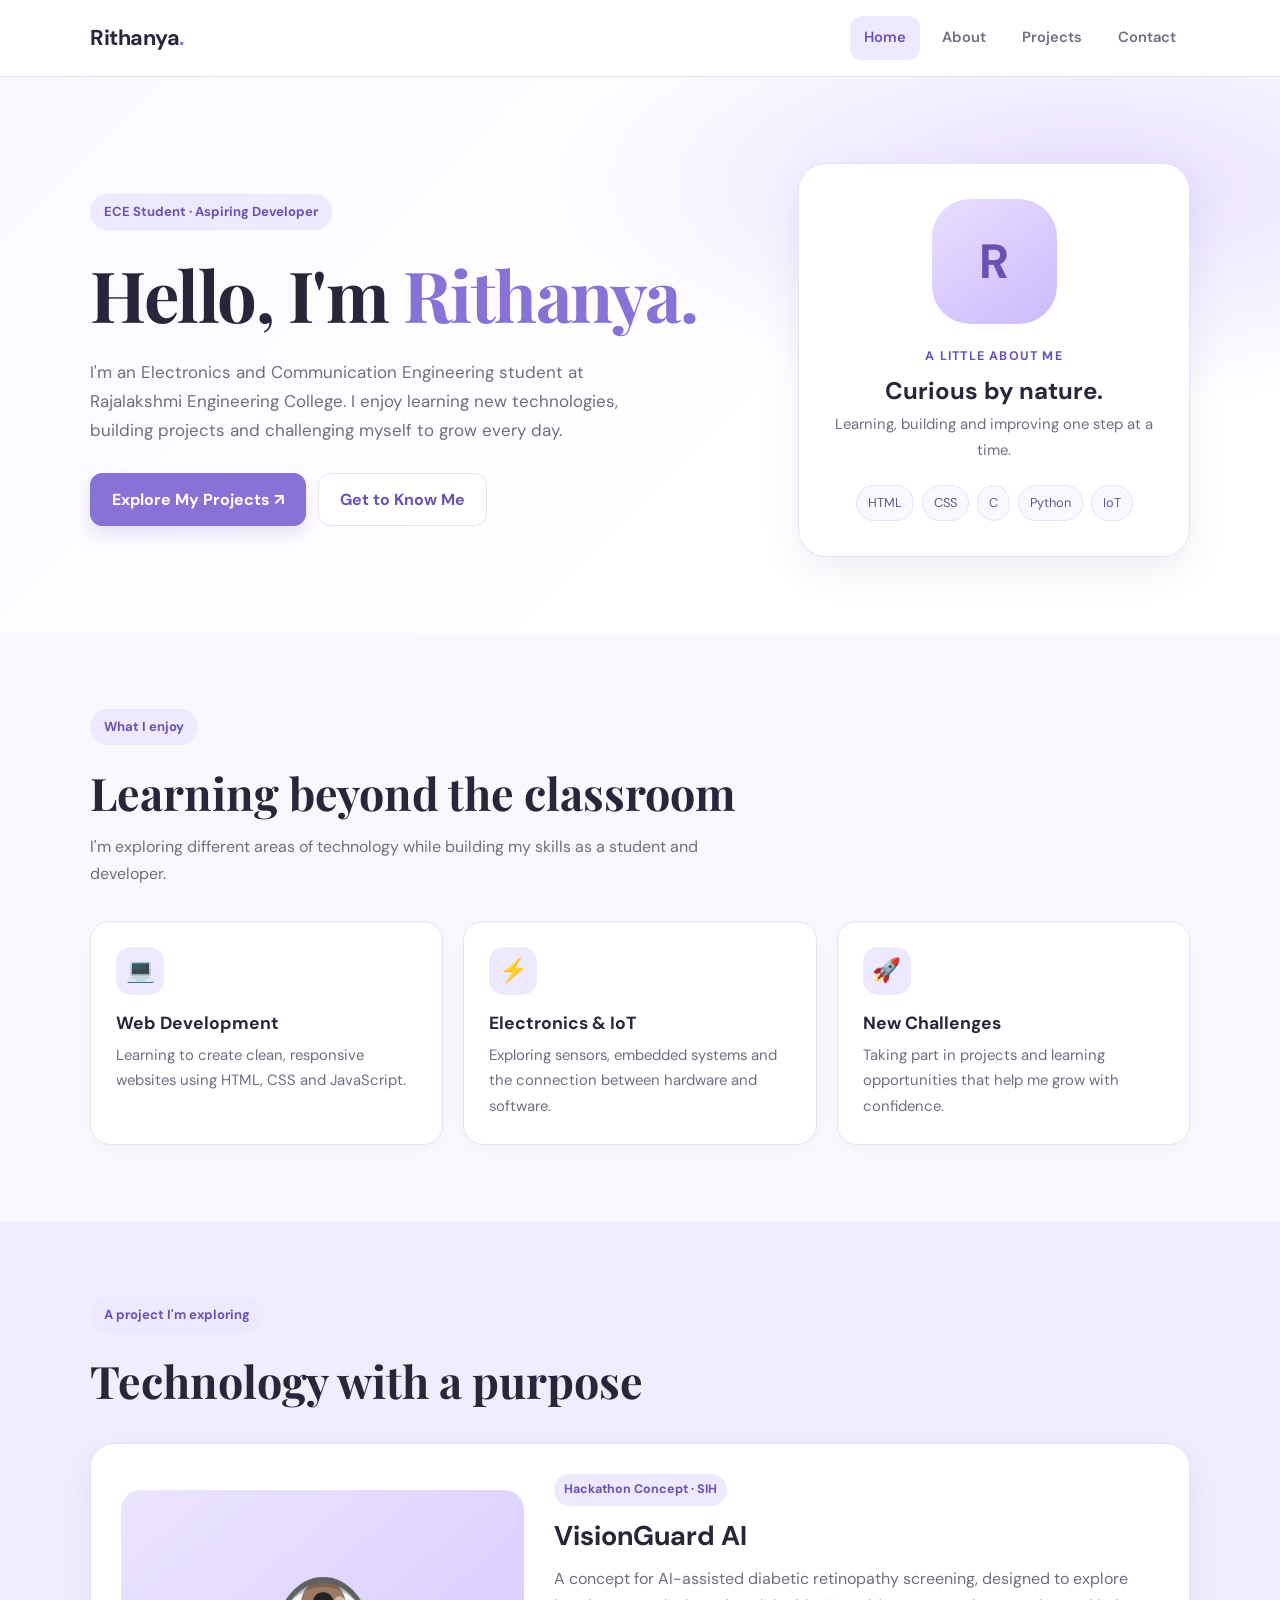
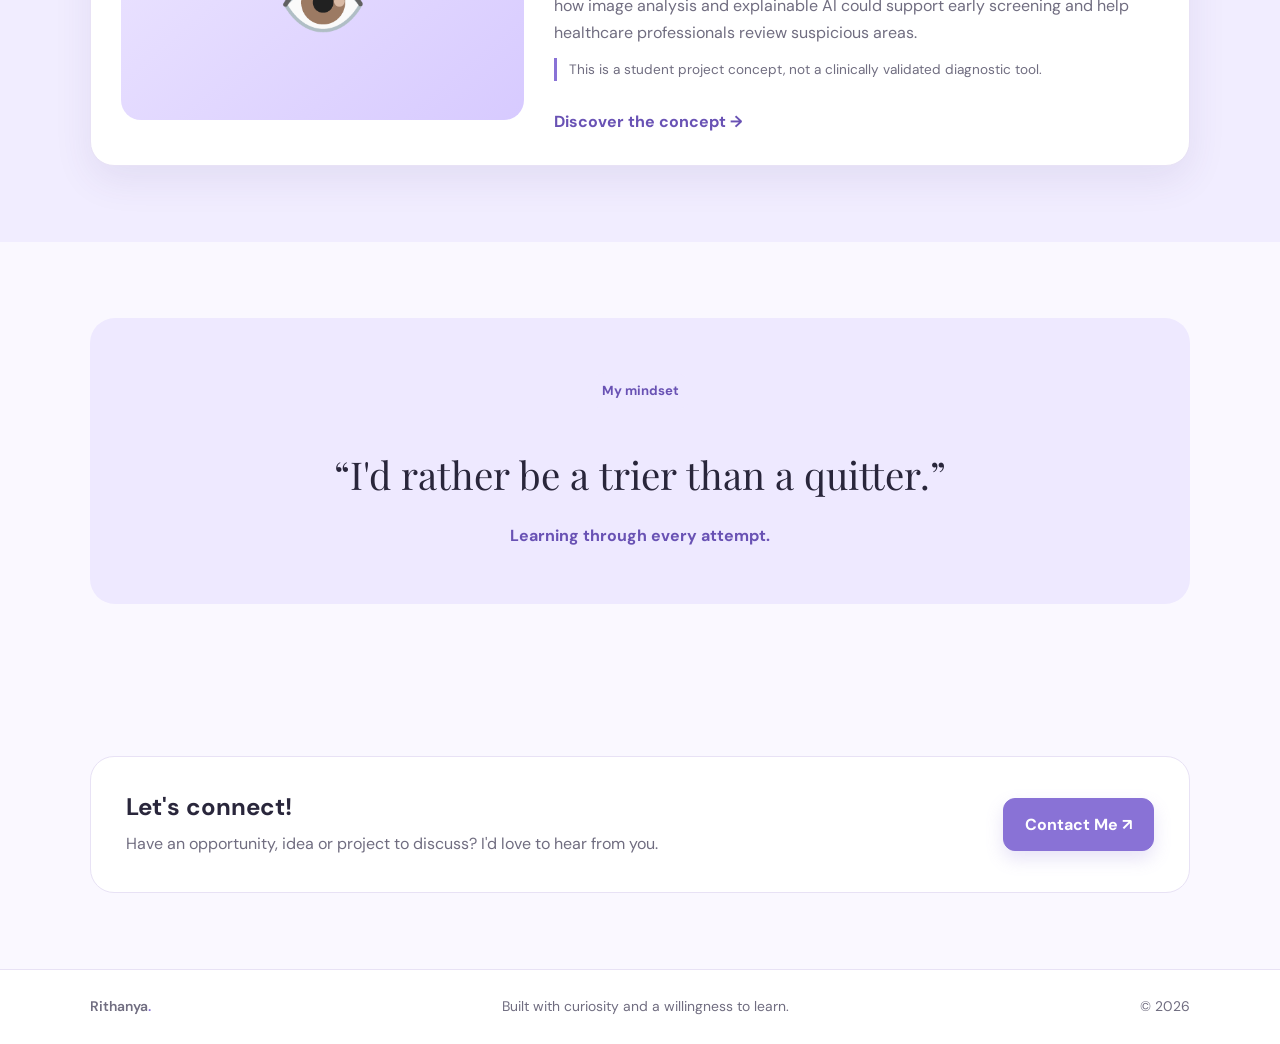
<file: index.html>
<!DOCTYPE html>
<html lang="en">
<head>
  <meta charset="UTF-8">
  <meta name="viewport" content="width=device-width, initial-scale=1.0">
  <title>Rithanya | Portfolio</title>
  <link rel="stylesheet" href="style.css">
</head>
<body>
  <header class="site-header">
    <nav class="navbar container">
      <a class="brand" href="index.html">Rithanya<span>.</span></a>
      <ul class="nav-links">
        <li><a class="active" href="index.html">Home</a></li>
        <li><a href="about.html">About</a></li>
        <li><a href="projects.html">Projects</a></li>
        <li><a href="contact.html">Contact</a></li>
      </ul>
    </nav>
  </header>

  <main>
    <section class="hero">
      <div class="container hero-grid">
        <div>
          <span class="eyebrow">ECE Student · Aspiring Developer</span>
          <h1>Hello, I'm <span class="highlight">Rithanya.</span></h1>
          <p class="hero-description">
            I'm an Electronics and Communication Engineering student at
            Rajalakshmi Engineering College. I enjoy learning new technologies,
            building projects and challenging myself to grow every day.
          </p>
          <div class="hero-buttons">
            <a class="btn btn-primary" href="projects.html">Explore My Projects ↗</a>
            <a class="btn btn-secondary" href="about.html">Get to Know Me</a>
          </div>
        </div>

        <div class="profile-card">
          <div class="profile-symbol">R</div>
          <span class="card-label">A little about me</span>
          <h2>Curious by nature.</h2>
          <p>Learning, building and improving one step at a time.</p>
          <div class="skill-tags">
            <span>HTML</span><span>CSS</span><span>C</span>
            <span>Python</span><span>IoT</span>
          </div>
        </div>
      </div>
    </section>

    <section class="section">
      <div class="container">
        <div class="section-heading">
          <span class="eyebrow">What I enjoy</span>
          <h2>Learning beyond the classroom</h2>
          <p>I'm exploring different areas of technology while building my skills as a student and developer.</p>
        </div>
        <div class="interest-grid">
          <article class="interest-card">
            <div class="card-icon">💻</div>
            <h3>Web Development</h3>
            <p>Learning to create clean, responsive websites using HTML, CSS and JavaScript.</p>
          </article>
          <article class="interest-card">
            <div class="card-icon">⚡</div>
            <h3>Electronics & IoT</h3>
            <p>Exploring sensors, embedded systems and the connection between hardware and software.</p>
          </article>
          <article class="interest-card">
            <div class="card-icon">🚀</div>
            <h3>New Challenges</h3>
            <p>Taking part in projects and learning opportunities that help me grow with confidence.</p>
          </article>
        </div>
      </div>
    </section>

    <section class="section section-soft">
      <div class="container">
        <div class="section-heading">
          <span class="eyebrow">A project I'm exploring</span>
          <h2>Technology with a purpose</h2>
        </div>
        <div class="featured-project">
          <div class="featured-project-icon">👁️</div>
          <div class="featured-project-content">
            <span class="project-tag">Hackathon Concept · SIH</span>
            <h3>VisionGuard AI</h3>
            <p>A concept for AI-assisted diabetic retinopathy screening, designed to explore how image analysis and explainable AI could support early screening and help healthcare professionals review suspicious areas.</p>
            <p class="project-disclaimer">This is a student project concept, not a clinically validated diagnostic tool.</p>
            <a class="text-link" href="projects.html">Discover the concept →</a>
          </div>
        </div>
      </div>
    </section>

    <section class="section">
      <div class="container">
        <div class="motto-section">
          <span class="eyebrow">My mindset</span>
          <blockquote>“I'd rather be a trier than a quitter.”</blockquote>
          <p class="motto-signature">Learning through every attempt.</p>
        </div>
      </div>
    </section>

    <section class="section">
      <div class="container contact-banner">
        <div>
          <h2>Let's connect!</h2>
          <p>Have an opportunity, idea or project to discuss? I'd love to hear from you.</p>
        </div>
        <a class="btn btn-primary" href="contact.html">Contact Me ↗</a>
      </div>
    </section>
  </main>

  <footer class="site-footer">
    <div class="container footer-content">
      <span class="footer-copy">Rithanya<span class="highlight">.</span></span>
      <span>Built with curiosity and a willingness to learn.</span>
      <span>© 2026</span>
    </div>
  </footer>
</body>
</html>
</file>
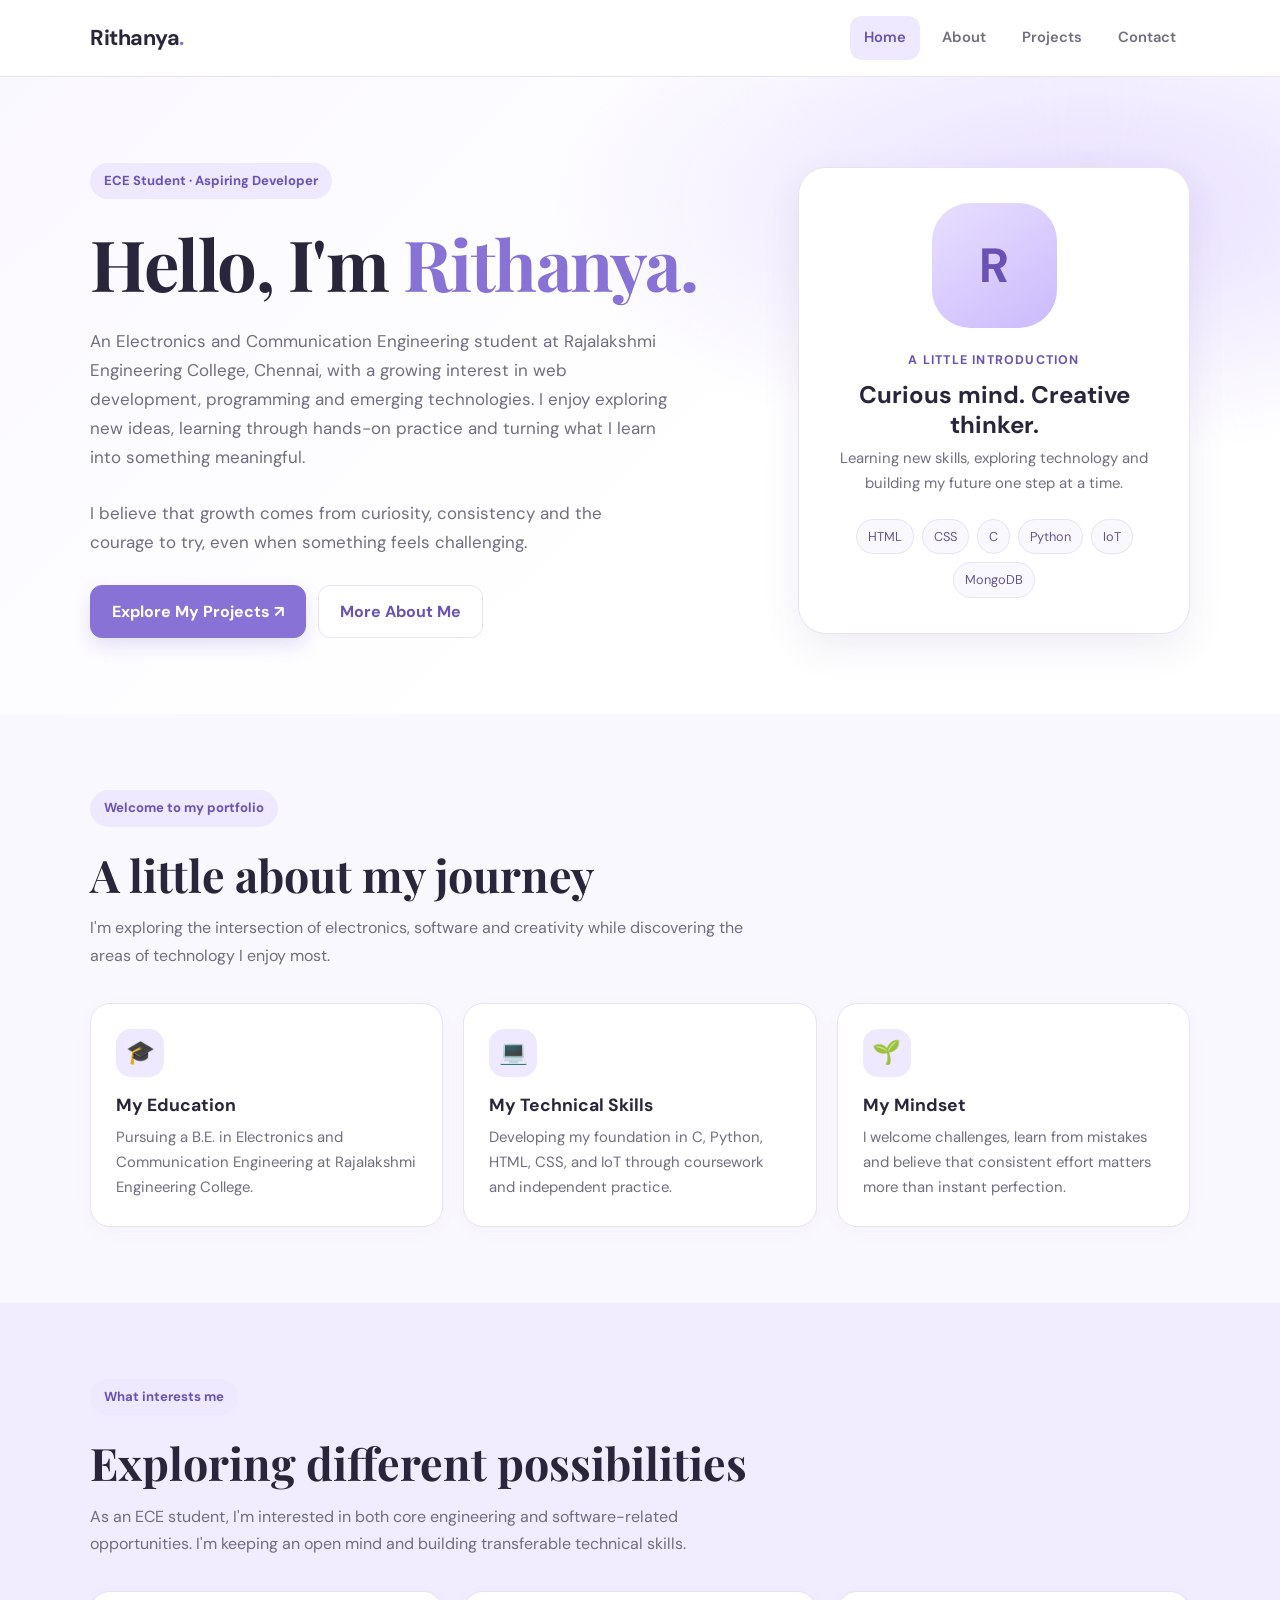
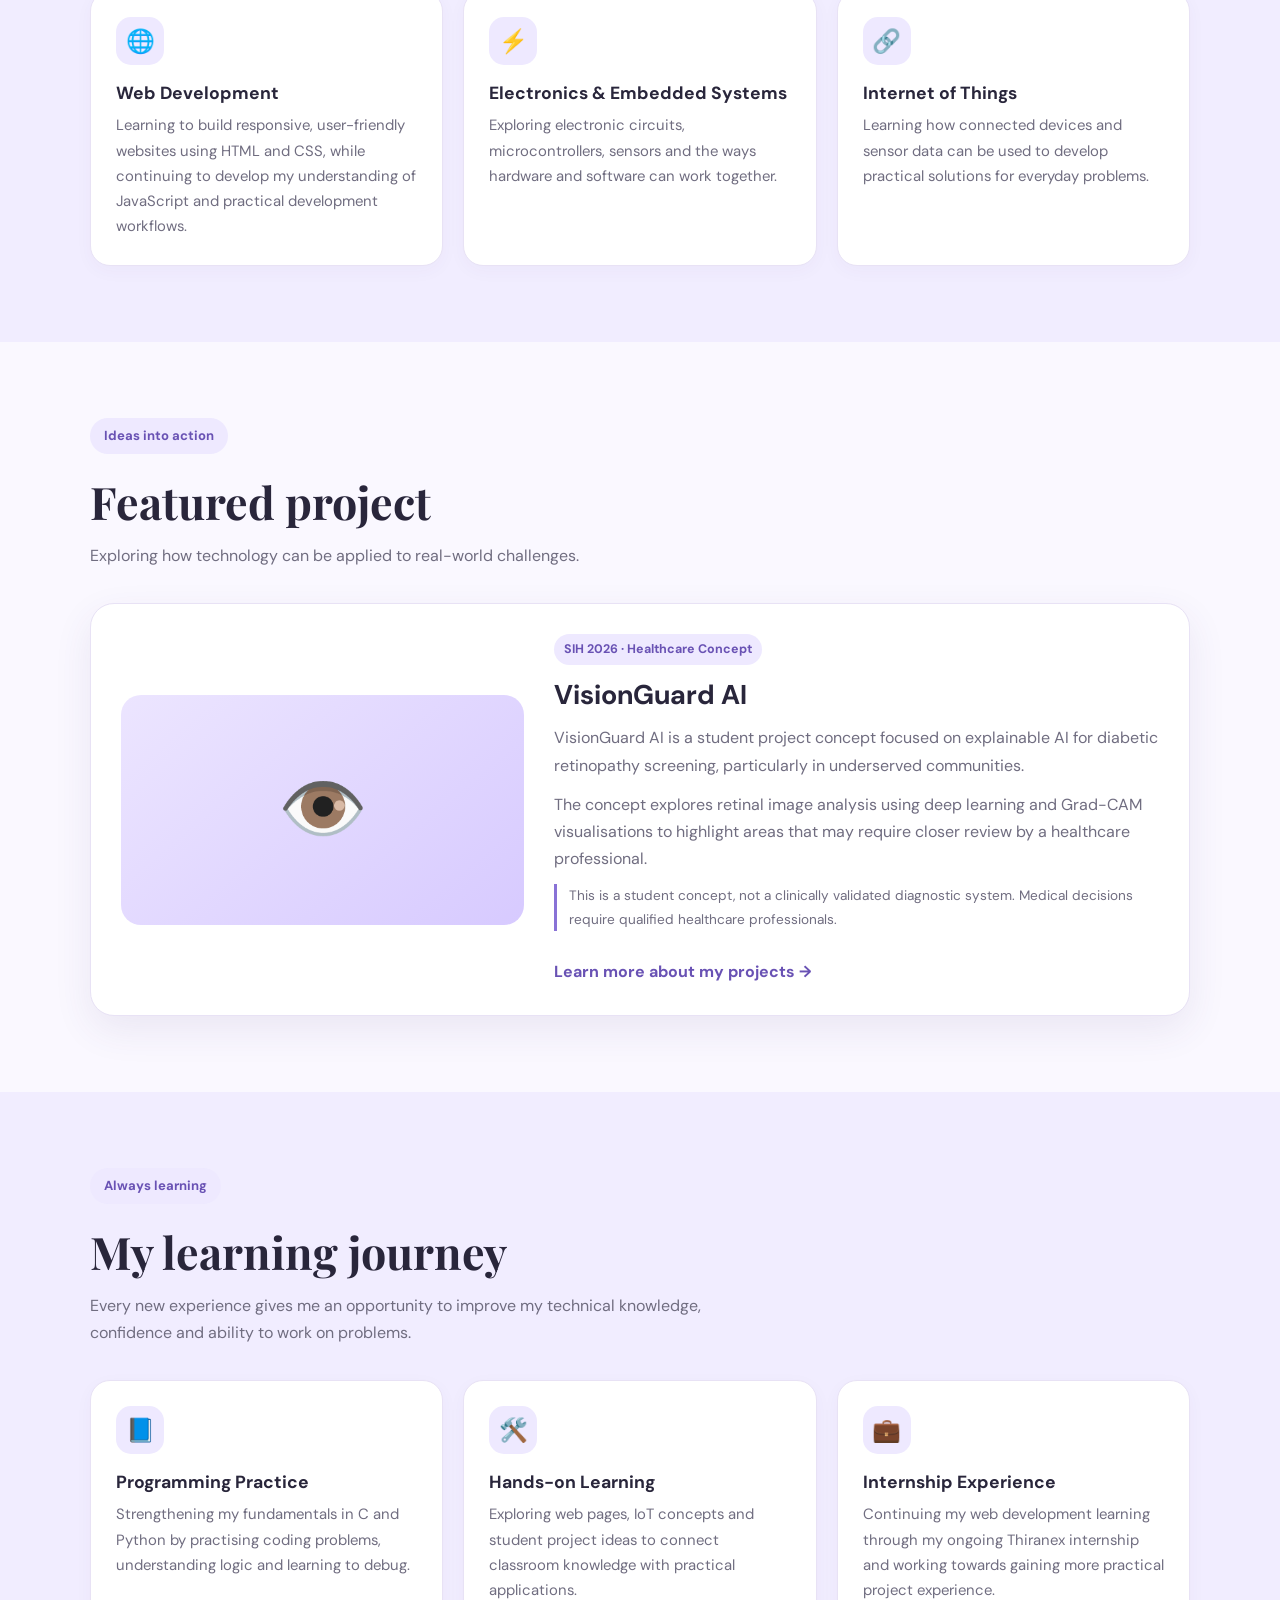
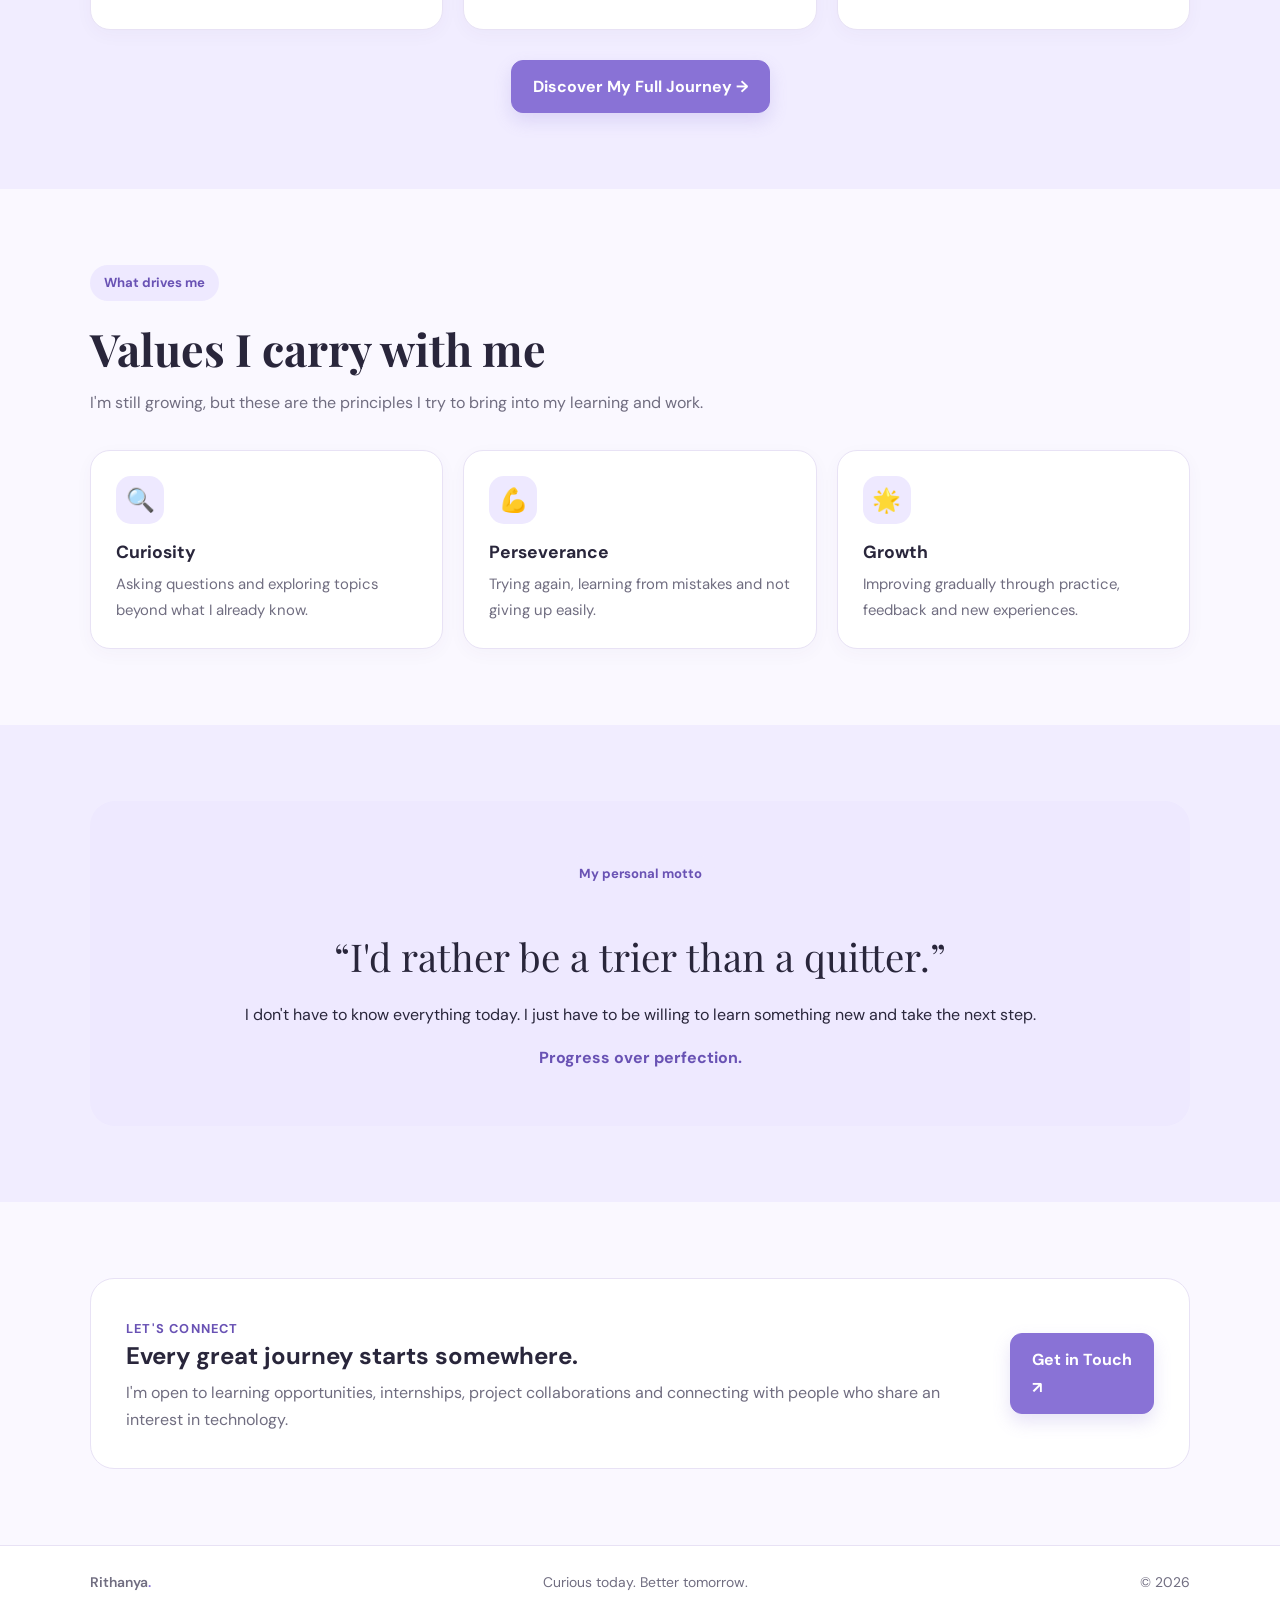
<file: about.html>
<!DOCTYPE html>
<html lang="en">
<head>
  <meta charset="UTF-8">
  <meta name="viewport" content="width=device-width, initial-scale=1.0">
  <title>Rithanya | Personal Portfolio</title>
  <link rel="stylesheet" href="style.css">
</head>
<body>

  <header class="site-header">
    <nav class="navbar container">
      <a class="brand" href="index.html">Rithanya<span>.</span></a>
      <ul class="nav-links">
        <li><a class="active" href="index.html">Home</a></li>
        <li><a href="about.html">About</a></li>
        <li><a href="projects.html">Projects</a></li>
        <li><a href="contact.html">Contact</a></li>
      </ul>
    </nav>
  </header>

  <main>

    <!-- HERO SECTION -->
    <section class="hero">
      <div class="container hero-grid">
        <div>
          <span class="eyebrow">ECE Student · Aspiring Developer</span>

          <h1>Hello, I'm <span class="highlight">Rithanya.</span></h1>

          <p class="hero-description">
            An Electronics and Communication Engineering student at
            Rajalakshmi Engineering College, Chennai, with a growing interest
            in web development, programming and emerging technologies.
            I enjoy exploring new ideas, learning through hands-on practice
            and turning what I learn into something meaningful.
          </p>

          <p class="hero-description">
            I believe that growth comes from curiosity, consistency and the
            courage to try, even when something feels challenging.
          </p>

          <div class="hero-buttons">
            <a class="btn btn-primary" href="projects.html">
              Explore My Projects ↗
            </a>
            <a class="btn btn-secondary" href="about.html">
              More About Me
            </a>
          </div>
        </div>

        <div class="profile-card">
          <div class="profile-symbol">R</div>
          <span class="card-label">A little introduction</span>
          <h2>Curious mind. Creative thinker.</h2>
          <p>
            Learning new skills, exploring technology and building my future
            one step at a time.
          </p>

          <div class="skill-tags">
            <span>HTML</span>
            <span>CSS</span>
            <span>C</span>
            <span>Python</span>
            <span>IoT</span>
            <span>MongoDB</span>
          </div>
        </div>
      </div>
    </section>

    <!-- QUICK INTRODUCTION -->
    <section class="section">
      <div class="container">
        <div class="section-heading">
          <span class="eyebrow">Welcome to my portfolio</span>
          <h2>A little about my journey</h2>
          <p>
            I'm exploring the intersection of electronics, software and
            creativity while discovering the areas of technology I enjoy most.
          </p>
        </div>

        <div class="interest-grid">
          <article class="interest-card">
            <div class="card-icon">🎓</div>
            <h3>My Education</h3>
            <p>
              Pursuing a B.E. in Electronics and Communication Engineering
              at Rajalakshmi Engineering College.
            </p>
          </article>

          <article class="interest-card">
            <div class="card-icon">💻</div>
            <h3>My Technical Skills</h3>
            <p>
              Developing my foundation in C, Python, HTML, CSS, and IoT
              through coursework and independent practice.
            </p>
          </article>

          <article class="interest-card">
            <div class="card-icon">🌱</div>
            <h3>My Mindset</h3>
            <p>
              I welcome challenges, learn from mistakes and believe that
              consistent effort matters more than instant perfection.
            </p>
          </article>
        </div>
      </div>
    </section>

    <!-- CAREER INTERESTS -->
    <section class="section section-soft">
      <div class="container">
        <div class="section-heading">
          <span class="eyebrow">What interests me</span>
          <h2>Exploring different possibilities</h2>
          <p>
            As an ECE student, I'm interested in both core engineering
            and software-related opportunities. I'm keeping an open mind
            and building transferable technical skills.
          </p>
        </div>

        <div class="interest-grid">
          <article class="interest-card">
            <div class="card-icon">🌐</div>
            <h3>Web Development</h3>
            <p>
              Learning to build responsive, user-friendly websites using
              HTML and CSS, while continuing to develop my understanding
              of JavaScript and practical development workflows.
            </p>
          </article>

          <article class="interest-card">
            <div class="card-icon">⚡</div>
            <h3>Electronics & Embedded Systems</h3>
            <p>
              Exploring electronic circuits, microcontrollers, sensors
              and the ways hardware and software can work together.
            </p>
          </article>

          <article class="interest-card">
            <div class="card-icon">🔗</div>
            <h3>Internet of Things</h3>
            <p>
              Learning how connected devices and sensor data can be used
              to develop practical solutions for everyday problems.
            </p>
          </article>
        </div>
      </div>
    </section>

    <!-- FEATURED PROJECT -->
    <section class="section">
      <div class="container">
        <div class="section-heading">
          <span class="eyebrow">Ideas into action</span>
          <h2>Featured project</h2>
          <p>
            Exploring how technology can be applied to real-world challenges.
          </p>
        </div>

        <div class="featured-project">
          <div class="featured-project-icon">👁️</div>

          <div class="featured-project-content">
            <span class="project-tag">SIH 2026 · Healthcare Concept</span>

            <h3>VisionGuard AI</h3>

            <p>
              VisionGuard AI is a student project concept focused on
              explainable AI for diabetic retinopathy screening, particularly
              in underserved communities.
            </p>

            <p>
              The concept explores retinal image analysis using deep learning
              and Grad-CAM visualisations to highlight areas that may require
              closer review by a healthcare professional.
            </p>

            <p class="project-disclaimer">
              This is a student concept, not a clinically validated
              diagnostic system. Medical decisions require qualified
              healthcare professionals.
            </p>

            <a class="text-link" href="projects.html">
              Learn more about my projects →
            </a>
          </div>
        </div>
      </div>
    </section>

    <!-- LEARNING JOURNEY -->
    <section class="section section-soft">
      <div class="container">
        <div class="section-heading">
          <span class="eyebrow">Always learning</span>
          <h2>My learning journey</h2>
          <p>
            Every new experience gives me an opportunity to improve my
            technical knowledge, confidence and ability to work on problems.
          </p>
        </div>

        <div class="interest-grid">
          <article class="interest-card">
            <div class="card-icon">📘</div>
            <h3>Programming Practice</h3>
            <p>
              Strengthening my fundamentals in C and Python by practising
              coding problems, understanding logic and learning to debug.
            </p>
          </article>

          <article class="interest-card">
            <div class="card-icon">🛠️</div>
            <h3>Hands-on Learning</h3>
            <p>
              Exploring web pages, IoT concepts and student project ideas
              to connect classroom knowledge with practical applications.
            </p>
          </article>

          <article class="interest-card">
            <div class="card-icon">💼</div>
            <h3>Internship Experience</h3>
            <p>
              Continuing my web development learning through my ongoing
              Thiranex internship and working towards gaining more
              practical project experience.
            </p>
          </article>
        </div>

        <div class="center-button">
          <a class="btn btn-primary" href="about.html">
            Discover My Full Journey →
          </a>
        </div>
      </div>
    </section>

    <!-- STRENGTHS -->
    <section class="section">
      <div class="container">
        <div class="section-heading">
          <span class="eyebrow">What drives me</span>
          <h2>Values I carry with me</h2>
          <p>
            I'm still growing, but these are the principles I try to bring
            into my learning and work.
          </p>
        </div>

        <div class="values-grid">
          <article class="value-card">
            <div class="card-icon">🔍</div>
            <h3>Curiosity</h3>
            <p>
              Asking questions and exploring topics beyond what I already know.
            </p>
          </article>

          <article class="value-card">
            <div class="card-icon">💪</div>
            <h3>Perseverance</h3>
            <p>
              Trying again, learning from mistakes and not giving up easily.
            </p>
          </article>

          <article class="value-card">
            <div class="card-icon">🌟</div>
            <h3>Growth</h3>
            <p>
              Improving gradually through practice, feedback and new experiences.
            </p>
          </article>
        </div>
      </div>
    </section>

    <!-- PERSONAL MOTTO -->
    <section class="section section-soft">
      <div class="container">
        <div class="motto-section">
          <span class="eyebrow">My personal motto</span>

          <blockquote>
            “I'd rather be a trier than a quitter.”
          </blockquote>

          <p>
            I don't have to know everything today. I just have to be willing
            to learn something new and take the next step.
          </p>

          <p class="motto-signature">
            Progress over perfection.
          </p>
        </div>
      </div>
    </section>

    <!-- CONTACT CALL TO ACTION -->
    <section class="section">
      <div class="container">
        <div class="contact-banner">
          <div>
            <span class="about-section-label">Let's connect</span>
            <h2>Every great journey starts somewhere.</h2>
            <p>
              I'm open to learning opportunities, internships, project
              collaborations and connecting with people who share an interest
              in technology.
            </p>
          </div>

          <a class="btn btn-primary" href="contact.html">
            Get in Touch ↗
          </a>
        </div>
      </div>
    </section>

  </main>

  <footer class="site-footer">
    <div class="container footer-content">
      <span class="footer-copy">Rithanya<span class="highlight">.</span></span>
      <span>Curious today. Better tomorrow.</span>
      <span>© 2026</span>
    </div>
  </footer>

</body>
</html>
</file>
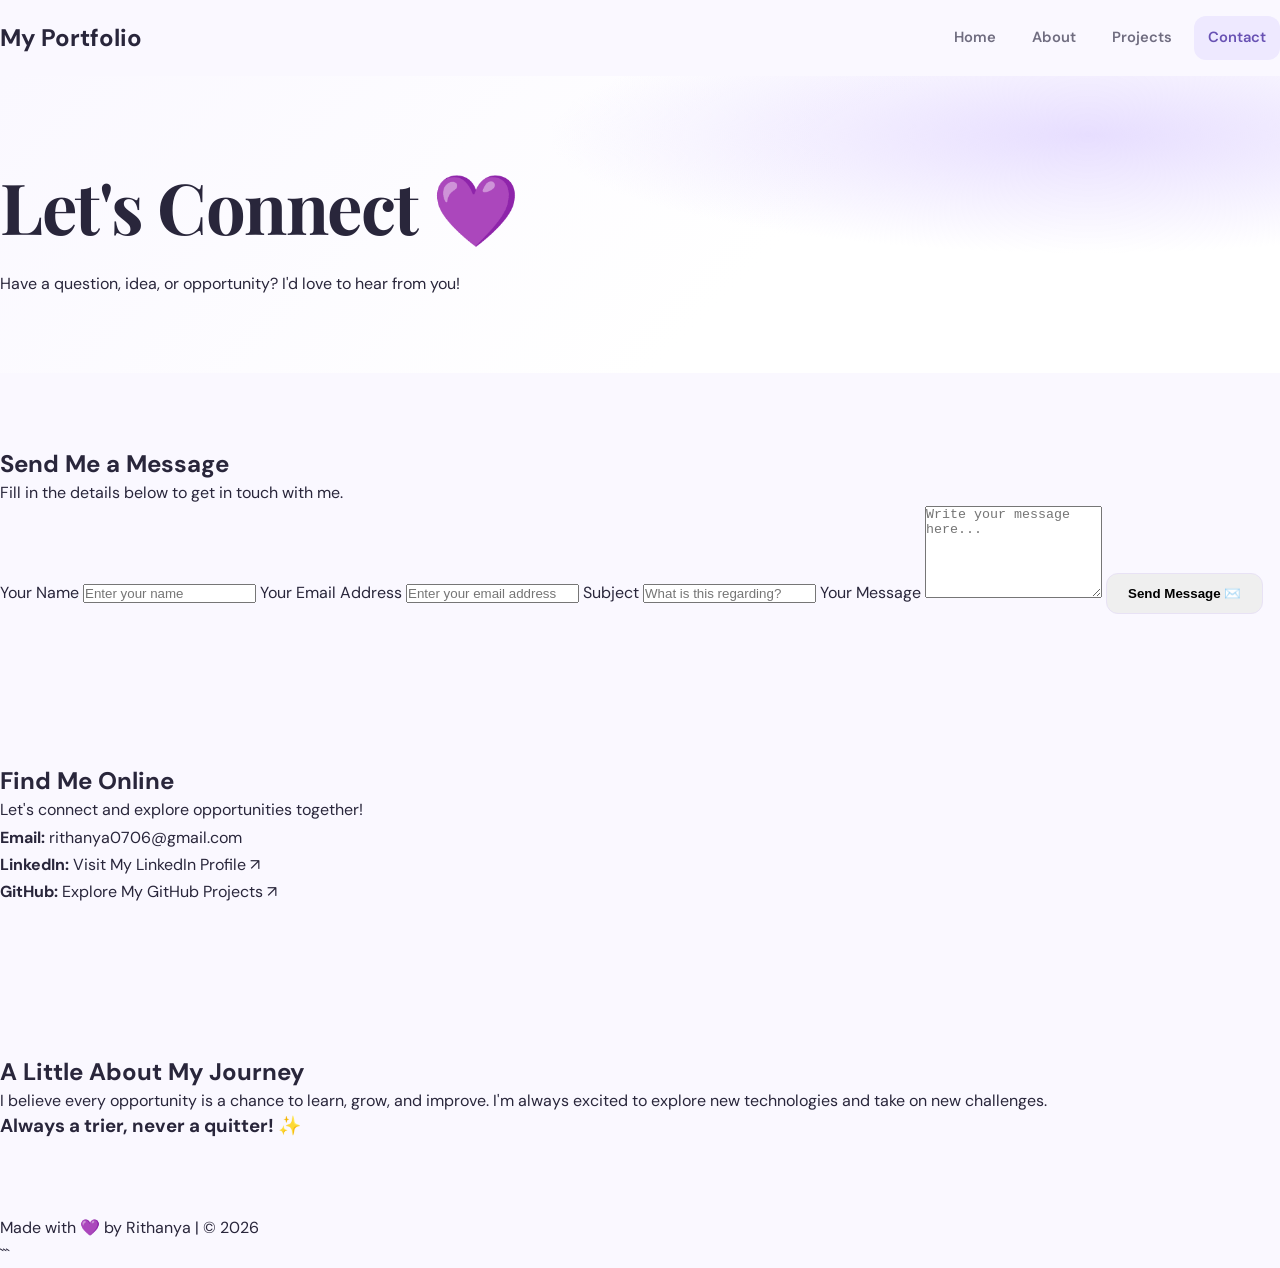
<file: contact.html>
<!DOCTYPE html>
<html lang="en">
<head>
    <meta charset="UTF-8">
    <meta name="viewport" content="width=device-width, initial-scale=1.0">
    <title>Contact | Rithanya's Portfolio</title>
    <link rel="stylesheet" href="style.css">
</head>

<body>

    <!-- Navigation -->
    <nav class="navbar">
        <h2 class="logo">My Portfolio</h2>

        <div class="nav-links">
            <a href="index.html">Home</a>
            <a href="about.html">About</a>
            <a href="projects.html">Projects</a>
            <a href="contact.html" class="active">Contact</a>
        </div>
    </nav>

    <!-- Hero Section -->
    <section class="hero">
        <h1>Let's Connect 💜</h1>
        <p>Have a question, idea, or opportunity? I'd love to hear from you!</p>
    </section>

    <!-- Contact Form -->
    <section class="section">
        <div class="card">
            <h2>Send Me a Message</h2>
            <p>Fill in the details below to get in touch with me.</p>

            <form action="https://formsubmit.co/rithanya0706@gmail.com"
                  method="POST">

                <input type="hidden" name="_subject"
                       value="New message from Rithanya's Portfolio">

                <label for="name">Your Name</label>
                <input
                    type="text"
                    id="name"
                    name="name"
                    placeholder="Enter your name"
                    required
                >

                <label for="email">Your Email Address</label>
                <input
                    type="email"
                    id="email"
                    name="email"
                    placeholder="Enter your email address"
                    required
                >

                <label for="subject">Subject</label>
                <input
                    type="text"
                    id="subject"
                    name="subject"
                    placeholder="What is this regarding?"
                    required
                >

                <label for="message">Your Message</label>
                <textarea
                    id="message"
                    name="message"
                    rows="6"
                    placeholder="Write your message here..."
                    required
                ></textarea>

                <button type="submit" class="btn">
                    Send Message ✉️
                </button>

            </form>
        </div>
    </section>

    <!-- Contact Details -->
    <section class="section">
        <div class="card">
            <h2>Find Me Online</h2>
            <p>Let's connect and explore opportunities together!</p>

            <p>
                <strong>Email:</strong>
                <a href="mailto:rithanya0706@gmail.com">
                    rithanya0706@gmail.com
                </a>
            </p>

            <p>
                <strong>LinkedIn:</strong>
                <a
                    href="https://www.linkedin.com/in/rithanya-s-653b74383"
                    target="_blank"
                    rel="noopener noreferrer"
                >
                    Visit My LinkedIn Profile ↗
                </a>
            </p>

            <p>
                <strong>GitHub:</strong>
                <a
                    href="https://github.com/rithanya0706-art"
                    target="_blank"
                    rel="noopener noreferrer"
                >
                    Explore My GitHub Projects ↗
                </a>
            </p>
        </div>
    </section>

    <!-- Personal Motto -->
    <section class="section">
        <div class="card">
            <h2>A Little About My Journey</h2>
            <p>
                I believe every opportunity is a chance to learn,
                grow, and improve. I'm always excited to explore
                new technologies and take on new challenges.
            </p>

            <h3>Always a trier, never a quitter! ✨</h3>
        </div>
    </section>

    <!-- Footer -->
    <footer>
        <p>Made with 💜 by Rithanya | © 2026</p>
    </footer>

</body>
</html>
```
</file>
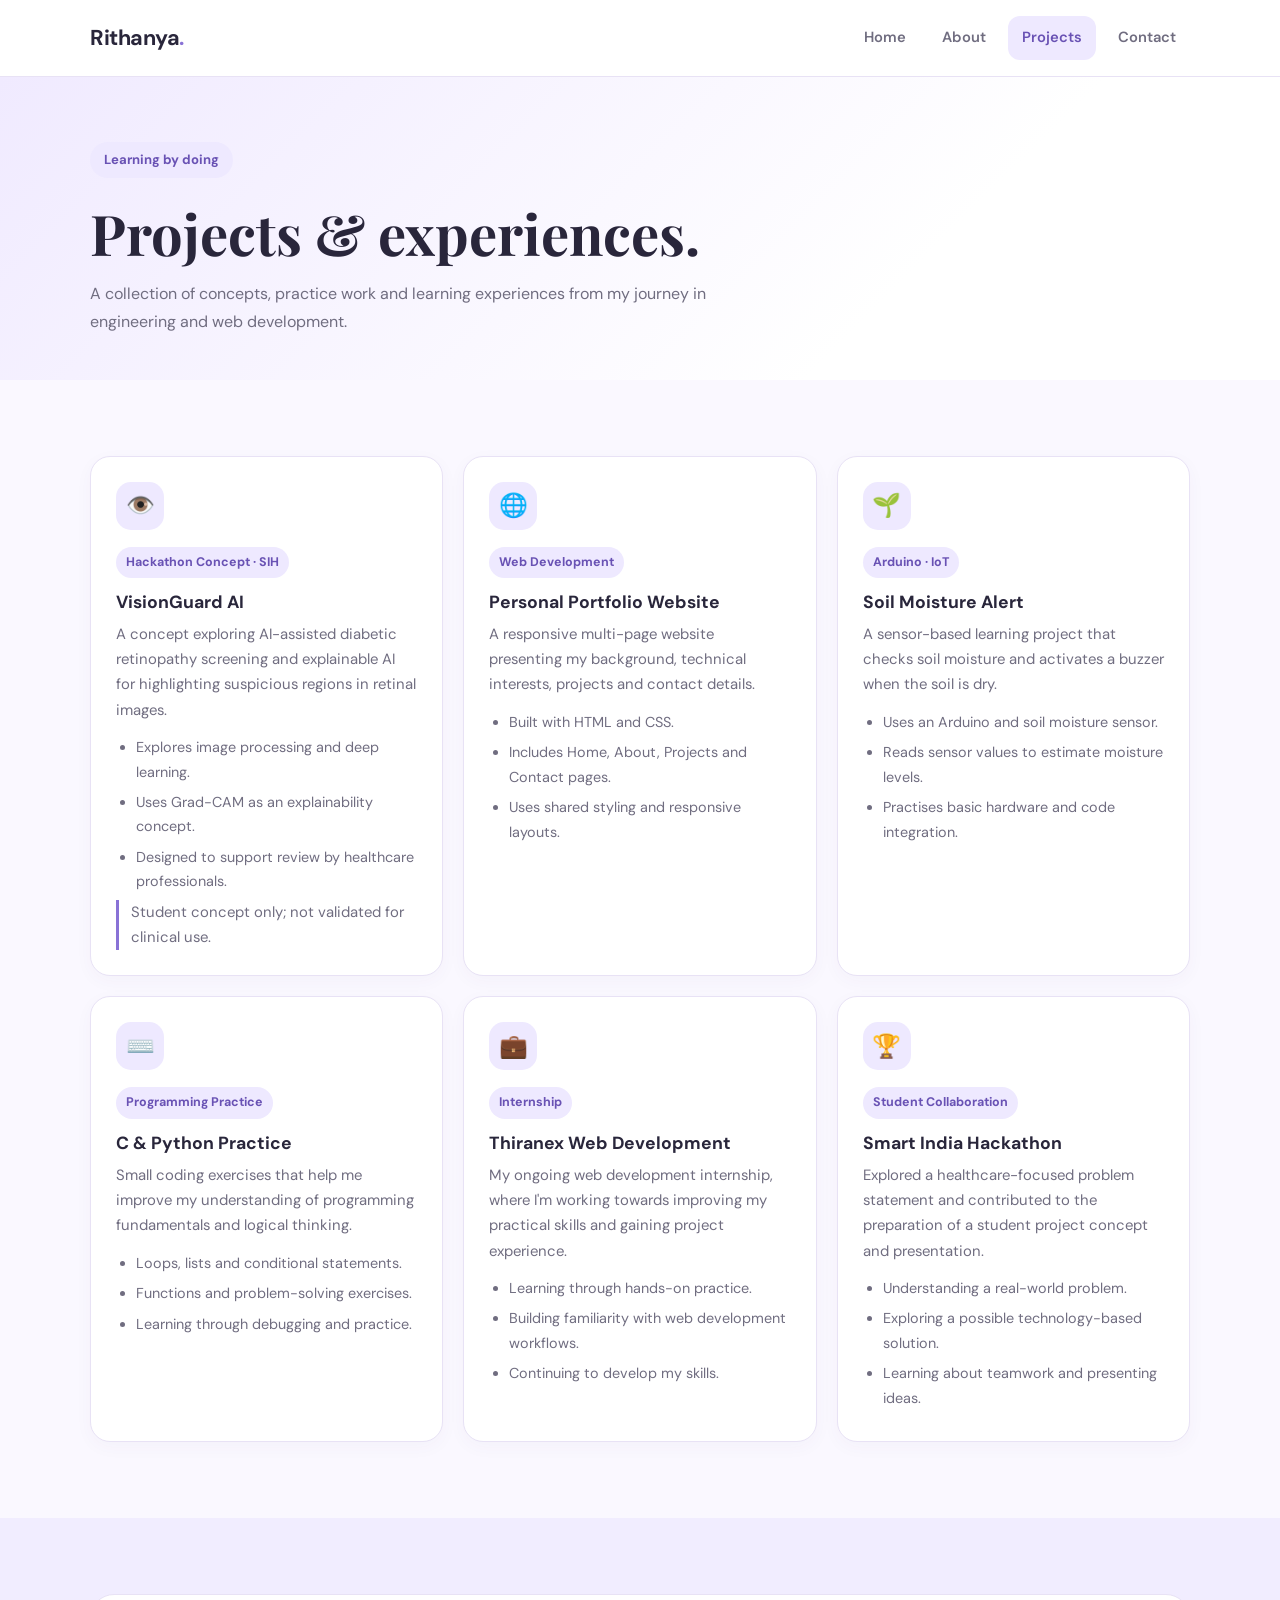
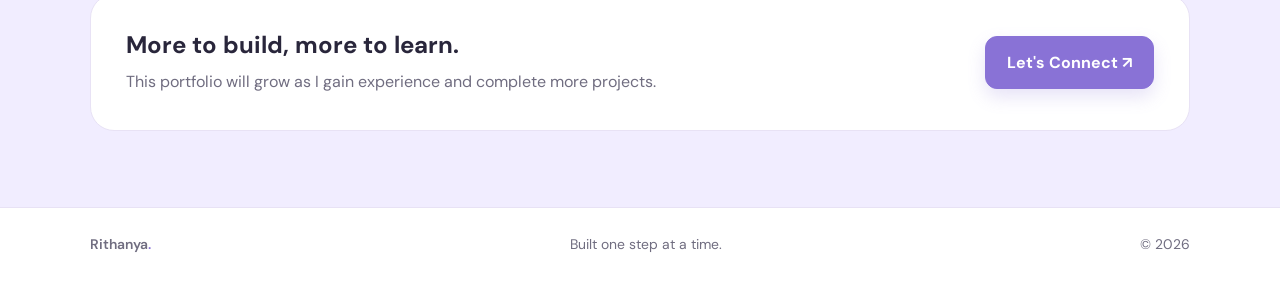
<file: projects.html>
<!DOCTYPE html>
<html lang="en">
<head>
  <meta charset="UTF-8">
  <meta name="viewport" content="width=device-width, initial-scale=1.0">
  <title>Projects | Rithanya</title>
  <link rel="stylesheet" href="style.css">
</head>
<body>
  <header class="site-header">
    <nav class="navbar container">
      <a class="brand" href="index.html">Rithanya<span>.</span></a>
      <ul class="nav-links">
        <li><a href="index.html">Home</a></li>
        <li><a href="about.html">About</a></li>
        <li><a class="active" href="projects.html">Projects</a></li>
        <li><a href="contact.html">Contact</a></li>
      </ul>
    </nav>
  </header>

  <main>
    <section class="page-hero">
      <div class="container">
        <span class="eyebrow">Learning by doing</span>
        <h1>Projects & experiences.</h1>
        <p>A collection of concepts, practice work and learning experiences from my journey in engineering and web development.</p>
      </div>
    </section>

    <section class="section">
      <div class="container">
        <div class="project-grid">
          <article class="project-card">
            <div class="card-icon">👁️</div>
            <span class="project-tag">Hackathon Concept · SIH</span>
            <h3>VisionGuard AI</h3>
            <p>A concept exploring AI-assisted diabetic retinopathy screening and explainable AI for highlighting suspicious regions in retinal images.</p>
            <ul>
              <li>Explores image processing and deep learning.</li>
              <li>Uses Grad-CAM as an explainability concept.</li>
              <li>Designed to support review by healthcare professionals.</li>
            </ul>
            <p class="project-disclaimer">Student concept only; not validated for clinical use.</p>
          </article>

          <article class="project-card">
            <div class="card-icon">🌐</div>
            <span class="project-tag">Web Development</span>
            <h3>Personal Portfolio Website</h3>
            <p>A responsive multi-page website presenting my background, technical interests, projects and contact details.</p>
            <ul>
              <li>Built with HTML and CSS.</li>
              <li>Includes Home, About, Projects and Contact pages.</li>
              <li>Uses shared styling and responsive layouts.</li>
            </ul>
          </article>

          <article class="project-card">
            <div class="card-icon">🌱</div>
            <span class="project-tag">Arduino · IoT</span>
            <h3>Soil Moisture Alert</h3>
            <p>A sensor-based learning project that checks soil moisture and activates a buzzer when the soil is dry.</p>
            <ul>
              <li>Uses an Arduino and soil moisture sensor.</li>
              <li>Reads sensor values to estimate moisture levels.</li>
              <li>Practises basic hardware and code integration.</li>
            </ul>
          </article>

          <article class="project-card">
            <div class="card-icon">⌨️</div>
            <span class="project-tag">Programming Practice</span>
            <h3>C & Python Practice</h3>
            <p>Small coding exercises that help me improve my understanding of programming fundamentals and logical thinking.</p>
            <ul>
              <li>Loops, lists and conditional statements.</li>
              <li>Functions and problem-solving exercises.</li>
              <li>Learning through debugging and practice.</li>
            </ul>
          </article>

          <article class="project-card">
            <div class="card-icon">💼</div>
            <span class="project-tag">Internship</span>
            <h3>Thiranex Web Development</h3>
            <p>My ongoing web development internship, where I'm working towards improving my practical skills and gaining project experience.</p>
            <ul>
              <li>Learning through hands-on practice.</li>
              <li>Building familiarity with web development workflows.</li>
              <li>Continuing to develop my skills.</li>
            </ul>
          </article>

          <article class="project-card">
            <div class="card-icon">🏆</div>
            <span class="project-tag">Student Collaboration</span>
            <h3>Smart India Hackathon</h3>
            <p>Explored a healthcare-focused problem statement and contributed to the preparation of a student project concept and presentation.</p>
            <ul>
              <li>Understanding a real-world problem.</li>
              <li>Exploring a possible technology-based solution.</li>
              <li>Learning about teamwork and presenting ideas.</li>
            </ul>
          </article>
        </div>
      </div>
    </section>

    <section class="section section-soft">
      <div class="container">
        <div class="contact-banner">
          <div>
            <h2>More to build, more to learn.</h2>
            <p>This portfolio will grow as I gain experience and complete more projects.</p>
          </div>
          <a class="btn btn-primary" href="contact.html">Let's Connect ↗</a>
        </div>
      </div>
    </section>
  </main>

  <footer class="site-footer">
    <div class="container footer-content">
      <span class="footer-copy">Rithanya<span class="highlight">.</span></span>
      <span>Built one step at a time.</span>
      <span>© 2026</span>
    </div>
  </footer>
</body>
</html>
</file>
<file: style.css>
@import url('https://fonts.googleapis.com/css2?family=DM+Sans:wght@400;500;600;700&family=Playfair+Display:wght@600;700&display=swap');

:root {
  --purple: #8972d6;
  --purple-dark: #6952b4;
  --lavender: #eee9ff;
  --pale: #faf8ff;
  --white: #ffffff;
  --ink: #29263b;
  --muted: #706d80;
  --border: #e8e2f5;
  --shadow: 0 14px 38px rgba(73, 52, 120, 0.09);
}

* {
  margin: 0;
  padding: 0;
  box-sizing: border-box;
}

html {
  scroll-behavior: smooth;
}

body {
  font-family: 'DM Sans', Arial, sans-serif;
  background: var(--pale);
  color: var(--ink);
  line-height: 1.7;
}

a {
  color: inherit;
  text-decoration: none;
}

button, a {
  -webkit-tap-highlight-color: transparent;
}

.container {
  width: min(1100px, 90%);
  margin: auto;
}

.site-header {
  background: rgba(255, 255, 255, 0.94);
  border-bottom: 1px solid var(--border);
  position: sticky;
  top: 0;
  z-index: 10;
  backdrop-filter: blur(12px);
}

.navbar {
  min-height: 76px;
  display: flex;
  justify-content: space-between;
  align-items: center;
  gap: 20px;
}

.brand {
  font-size: 1.35rem;
  font-weight: 700;
  letter-spacing: -0.5px;
}

.brand span {
  color: var(--purple);
}

.nav-links {
  display: flex;
  align-items: center;
  gap: 8px;
  list-style: none;
}

.nav-links a {
  display: block;
  padding: 9px 14px;
  color: var(--muted);
  border-radius: 12px;
  font-size: 0.92rem;
  font-weight: 600;
  transition: 0.2s;
}

.nav-links a:hover,
.nav-links a.active {
  background: var(--lavender);
  color: var(--purple-dark);
}

.hero {
  padding: 86px 0 76px;
  background:
    radial-gradient(ellipse at 85% 20%, #e7deff 0, transparent 35%),
    linear-gradient(135deg, #faf8ff, #fff 60%);
}

.hero-grid {
  display: grid;
  grid-template-columns: 1.25fr 0.75fr;
  gap: 55px;
  align-items: center;
}

.eyebrow {
  display: inline-block;
  background: var(--lavender);
  color: var(--purple-dark);
  border-radius: 30px;
  padding: 7px 14px;
  font-size: 0.82rem;
  font-weight: 700;
  margin-bottom: 20px;
}

h1, h2, h3 {
  line-height: 1.25;
}

.hero h1 {
  font-family: 'Playfair Display', Georgia, serif;
  font-size: clamp(2.6rem, 6vw, 4.4rem);
  letter-spacing: -1.5px;
  margin-bottom: 20px;
}

.highlight {
  color: var(--purple);
}

.hero-description {
  color: var(--muted);
  max-width: 580px;
  font-size: 1.06rem;
  margin-bottom: 28px;
}

.hero-buttons {
  display: flex;
  flex-wrap: wrap;
  gap: 12px;
}

.btn {
  display: inline-flex;
  justify-content: center;
  align-items: center;
  padding: 12px 21px;
  border-radius: 12px;
  font-weight: 700;
  border: 1px solid var(--border);
  transition: transform 0.2s, background 0.2s;
}

.btn:hover {
  transform: translateY(-2px);
}

.btn-primary {
  color: white;
  background: var(--purple);
  border-color: var(--purple);
  box-shadow: 0 8px 18px rgba(137, 114, 214, 0.2);
}

.btn-primary:hover {
  background: var(--purple-dark);
}

.btn-secondary {
  background: white;
  color: var(--purple-dark);
}

.profile-card {
  background: white;
  border: 1px solid var(--border);
  border-radius: 28px;
  padding: 35px 28px;
  box-shadow: var(--shadow);
  text-align: center;
}

.profile-symbol {
  width: 125px;
  height: 125px;
  margin: 0 auto 22px;
  border-radius: 38px;
  display: grid;
  place-items: center;
  background: linear-gradient(145deg, #e8dfff, #cbbafc);
  color: var(--purple-dark);
  font-size: 3rem;
  font-weight: 700;
}

.profile-card h2 {
  font-size: 1.5rem;
  margin-bottom: 6px;
}

.profile-card p {
  color: var(--muted);
  font-size: 0.93rem;
}

.card-label {
  display: block;
  font-size: 0.78rem;
  color: var(--purple-dark);
  font-weight: 700;
  text-transform: uppercase;
  letter-spacing: 1.2px;
  margin-bottom: 9px;
}

.skill-tags {
  display: flex;
  flex-wrap: wrap;
  justify-content: center;
  gap: 8px;
  margin-top: 22px;
}

.skill-tags span {
  background: var(--pale);
  color: #65558f;
  border: 1px solid var(--border);
  border-radius: 30px;
  padding: 6px 11px;
  font-size: 0.8rem;
}

.section {
  padding: 76px 0;
}

.section-soft {
  background: #f1edff;
}

.section-heading {
  max-width: 680px;
  margin-bottom: 34px;
}

.section-heading h2 {
  font-family: 'Playfair Display', Georgia, serif;
  font-size: clamp(2rem, 4vw, 2.8rem);
  margin-bottom: 12px;
}

.section-heading p {
  color: var(--muted);
}

.interest-grid,
.project-grid,
.journey-grid,
.values-grid,
.hobby-grid {
  display: grid;
  grid-template-columns: repeat(3, minmax(0, 1fr));
  gap: 20px;
}

.interest-card,
.project-card,
.journey-card,
.value-card,
.hobby-card {
  background: white;
  padding: 25px;
  border: 1px solid var(--border);
  border-radius: 20px;
  box-shadow: 0 5px 18px rgba(73, 52, 120, 0.035);
  transition: transform 0.2s, box-shadow 0.2s;
}

.interest-card:hover,
.project-card:hover,
.journey-card:hover,
.value-card:hover,
.hobby-card:hover {
  transform: translateY(-4px);
  box-shadow: var(--shadow);
}

.card-icon {
  width: 48px;
  height: 48px;
  display: grid;
  place-items: center;
  border-radius: 15px;
  background: var(--lavender);
  font-size: 1.45rem;
  margin-bottom: 17px;
}

.interest-card h3,
.project-card h3,
.journey-card h3,
.value-card h3,
.hobby-card h3 {
  font-size: 1.1rem;
  margin-bottom: 9px;
}

.interest-card p,
.project-card p,
.journey-card p,
.value-card p,
.hobby-card p {
  color: var(--muted);
  font-size: 0.93rem;
}

.text-link {
  display: inline-block;
  margin-top: 15px;
  color: var(--purple-dark);
  font-weight: 700;
}

.featured-project {
  display: grid;
  grid-template-columns: 0.8fr 1.2fr;
  gap: 30px;
  align-items: center;
  background: white;
  padding: 30px;
  border: 1px solid var(--border);
  border-radius: 24px;
  box-shadow: var(--shadow);
}

.featured-project-icon {
  min-height: 230px;
  display: grid;
  place-items: center;
  background: linear-gradient(140deg, #ece5ff, #d7caff);
  border-radius: 20px;
  font-size: 4.5rem;
}

.featured-project-content h3 {
  font-size: 1.7rem;
  margin-bottom: 12px;
}

.featured-project-content p {
  color: var(--muted);
  margin-bottom: 12px;
}

.project-disclaimer {
  font-size: 0.85rem;
  border-left: 3px solid var(--purple);
  padding-left: 12px;
}

.center-button {
  text-align: center;
  margin-top: 30px;
}

.motto-section {
  text-align: center;
  background: var(--lavender);
  padding: 55px 24px;
  border-radius: 25px;
}

.motto-section blockquote {
  font-family: 'Playfair Display', Georgia, serif;
  font-size: clamp(1.6rem, 4vw, 2.4rem);
  max-width: 720px;
  margin: 12px auto;
}

.motto-signature {
  color: var(--purple-dark);
  font-weight: 700;
  margin-top: 15px;
}

.contact-banner {
  background: white;
  border: 1px solid var(--border);
  border-radius: 24px;
  padding: 35px;
  display: flex;
  justify-content: space-between;
  align-items: center;
  gap: 24px;
}

.contact-banner p {
  color: var(--muted);
  margin-top: 8px;
}

.page-hero {
  padding: 65px 0 45px;
  background: linear-gradient(135deg, #f0eaff, #fff 70%);
}

.page-hero h1 {
  font-family: 'Playfair Display', Georgia, serif;
  font-size: clamp(2.4rem, 5vw, 3.5rem);
  margin-bottom: 12px;
}

.page-hero p {
  color: var(--muted);
  max-width: 700px;
}

.about-hero-grid,
.about-story-grid,
.contact-grid {
  display: grid;
  grid-template-columns: 1fr 1fr;
  gap: 28px;
  align-items: start;
}

.about-panel,
.contact-card,
.toolkit-panel,
.timeline-panel {
  background: white;
  border: 1px solid var(--border);
  border-radius: 22px;
  padding: 28px;
  box-shadow: 0 6px 20px rgba(73, 52, 120, 0.04);
}

.about-panel h2,
.contact-card h2,
.toolkit-panel h2,
.timeline-panel h2 {
  font-size: 1.35rem;
  margin-bottom: 14px;
}

.about-panel p,
.contact-card p {
  color: var(--muted);
  margin-bottom: 12px;
}

.about-list {
  list-style: none;
  display: grid;
  gap: 12px;
}

.about-list li {
  padding: 13px 15px;
  background: var(--pale);
  border: 1px solid var(--border);
  border-radius: 12px;
}

.about-list strong {
  color: var(--purple-dark);
}

.journey-timeline {
  display: grid;
  gap: 16px;
}

.journey-item {
  padding: 18px;
  background: white;
  border: 1px solid var(--border);
  border-radius: 16px;
}

.journey-item h3 {
  font-size: 1.05rem;
  margin-bottom: 6px;
}

.journey-item p {
  color: var(--muted);
  font-size: 0.93rem;
}

.toolkit-list {
  display: grid;
  gap: 12px;
}

.toolkit-row {
  padding: 13px 15px;
  background: var(--pale);
  border-radius: 12px;
  border: 1px solid var(--border);
}

.toolkit-row strong {
  display: block;
  margin-bottom: 3px;
}

.toolkit-row span {
  color: var(--muted);
  font-size: 0.9rem;
}

.project-tag {
  display: inline-block;
  margin-bottom: 13px;
  background: var(--lavender);
  color: var(--purple-dark);
  padding: 5px 10px;
  border-radius: 20px;
  font-size: 0.78rem;
  font-weight: 700;
}

.project-card ul {
  padding-left: 20px;
  margin-top: 12px;
  color: var(--muted);
  font-size: 0.9rem;
}

.project-card li {
  margin-bottom: 6px;
}

.contact-grid {
  align-items: stretch;
}

.contact-item {
  padding: 15px 0;
  border-bottom: 1px solid var(--border);
}

.contact-item:last-child {
  border-bottom: none;
}

.contact-item small {
  display: block;
  color: var(--muted);
}

.contact-item a {
  color: var(--purple-dark);
  font-weight: 700;
  overflow-wrap: anywhere;
}

.site-footer {
  padding: 25px 0;
  border-top: 1px solid var(--border);
  background: white;
}

.footer-content {
  display: flex;
  justify-content: space-between;
  align-items: center;
  gap: 15px;
  color: var(--muted);
  font-size: 0.87rem;
}

.footer-copy {
  font-weight: 600;
}

.about-hero {
  padding: 55px 0 35px;
}

.about-hero-text p {
  color: var(--muted);
  margin-bottom: 14px;
}

.about-identity {
  display: flex;
  gap: 15px;
  align-items: center;
  margin-top: 22px;
}

.about-avatar {
  width: 65px;
  height: 65px;
  flex-shrink: 0;
  display: grid;
  place-items: center;
  background: var(--lavender);
  color: var(--purple-dark);
  border-radius: 20px;
  font-size: 1.5rem;
  font-weight: 700;
}

.identity-detail {
  color: var(--muted);
  font-size: 0.9rem;
}

.about-section-label {
  color: var(--purple-dark);
  font-size: 0.8rem;
  text-transform: uppercase;
  font-weight: 700;
  letter-spacing: 1.2px;
  margin-bottom: 8px;
}

.about-heading {
  font-family: 'Playfair Display', Georgia, serif;
  font-size: clamp(1.8rem, 4vw, 2.5rem);
  margin-bottom: 15px;
}

.hobby-emoji {
  font-size: 1.8rem;
  margin-bottom: 12px;
}

.value-number {
  color: var(--purple);
  font-size: 1.7rem;
  font-weight: 700;
  margin-bottom: 12px;
}

.personal-motto {
  background: linear-gradient(135deg, #eae2ff, #faf7ff);
  border: 1px solid var(--border);
  border-radius: 25px;
  padding: 40px 28px;
  text-align: center;
}

.personal-motto blockquote {
  font-family: 'Playfair Display', Georgia, serif;
  font-size: clamp(1.6rem, 4vw, 2.4rem);
  margin: 12px auto;
}

.about-cta {
  text-align: center;
  padding: 30px 0 0;
}

@media (max-width: 800px) {
  .hero-grid,
  .featured-project,
  .about-hero-grid,
  .about-story-grid,
  .contact-grid {
    grid-template-columns: 1fr;
  }

  .interest-grid,
  .project-grid,
  .journey-grid,
  .values-grid,
  .hobby-grid {
    grid-template-columns: repeat(2, minmax(0, 1fr));
  }

  .hero {
    padding-top: 55px;
  }

  .contact-banner {
    flex-direction: column;
    align-items: flex-start;
  }
}

@media (max-width: 560px) {
  .navbar {
    flex-direction: column;
    padding: 15px 0;
    gap: 10px;
  }

  .nav-links {
    flex-wrap: wrap;
    justify-content: center;
    gap: 2px;
  }

  .nav-links a {
    padding: 8px 10px;
    font-size: 0.84rem;
  }

  .interest-grid,
  .project-grid,
  .journey-grid,
  .values-grid,
  .hobby-grid {
    grid-template-columns: 1fr;
  }

  .section {
    padding: 52px 0;
  }

  .profile-card,
  .about-panel,
  .contact-card,
  .toolkit-panel,
  .timeline-panel,
  .project-card {
    padding: 22px;
  }

  .footer-content {
    flex-direction: column;
    text-align: center;
  }
}

@media (prefers-reduced-motion: reduce) {
  html {
    scroll-behavior: auto;
  }

  *, *::before, *::after {
    transition-duration: 0.01ms !important;
  }
}
</file>
